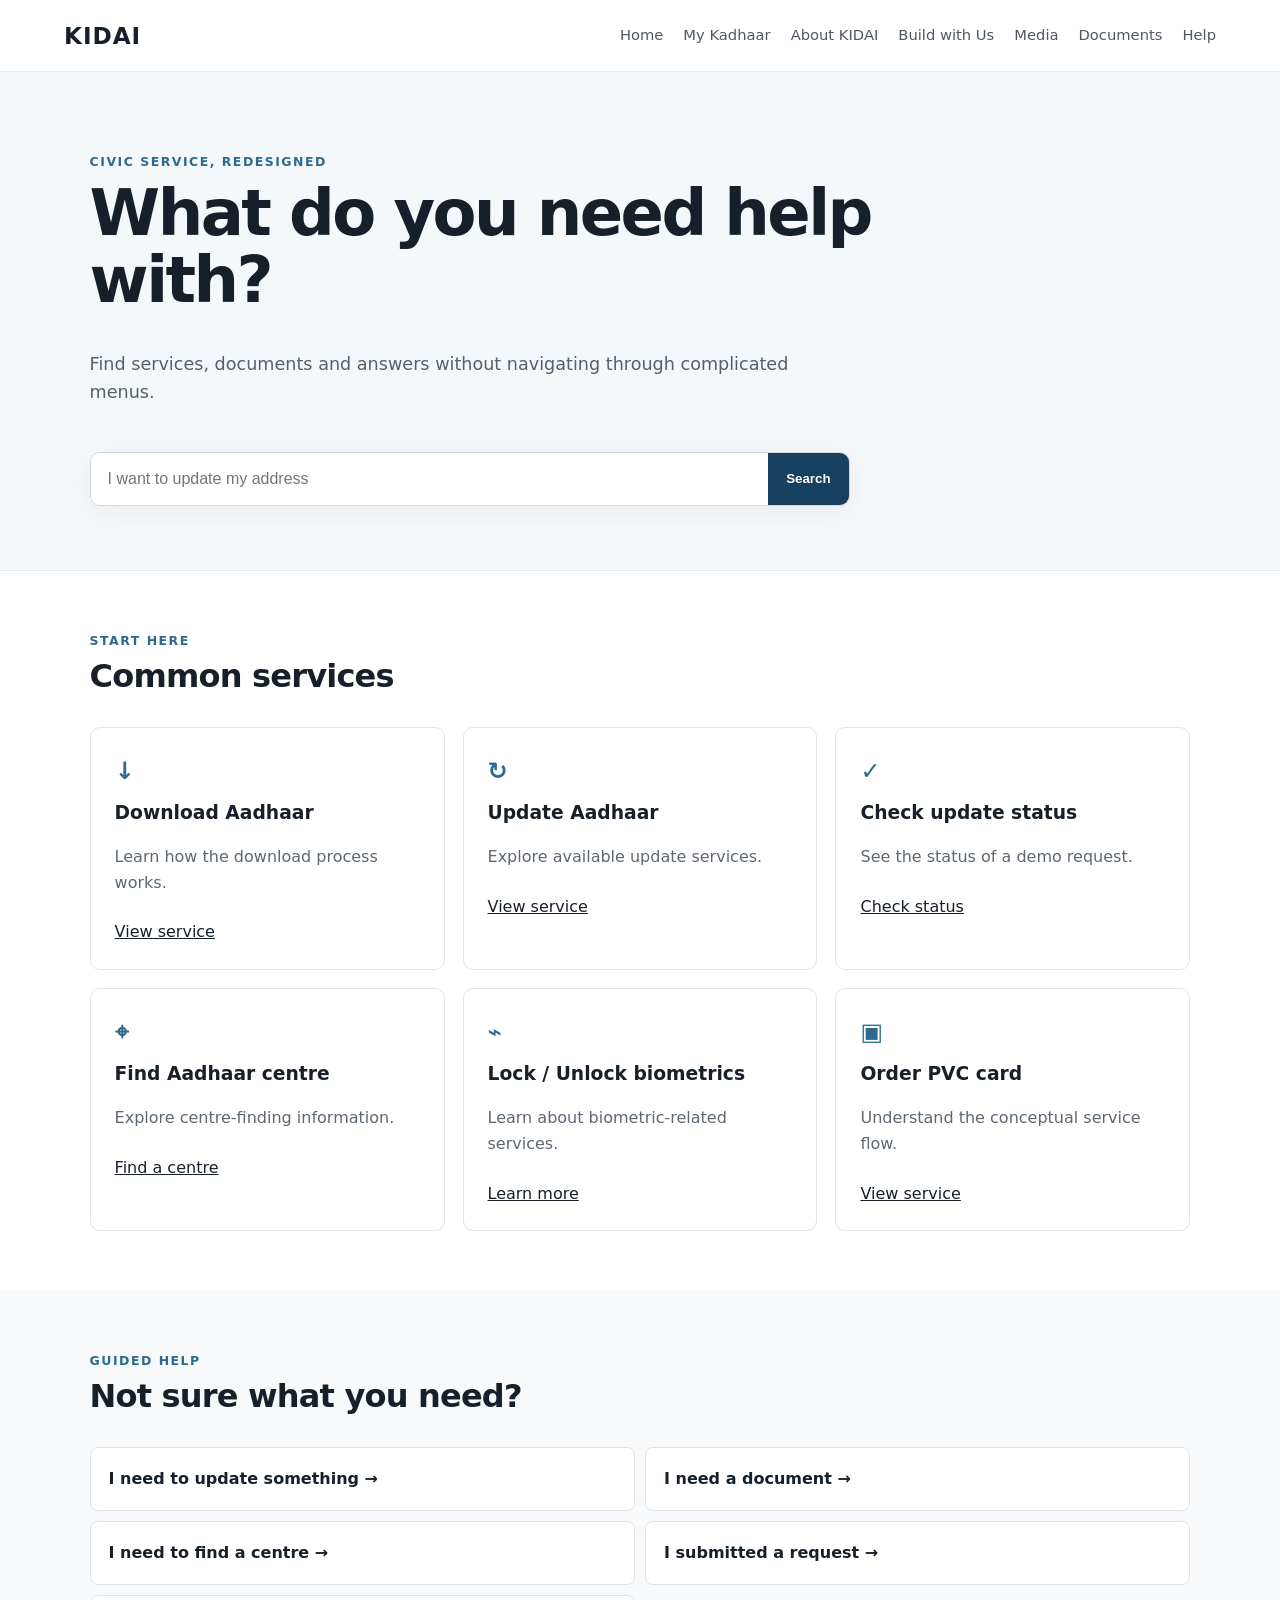
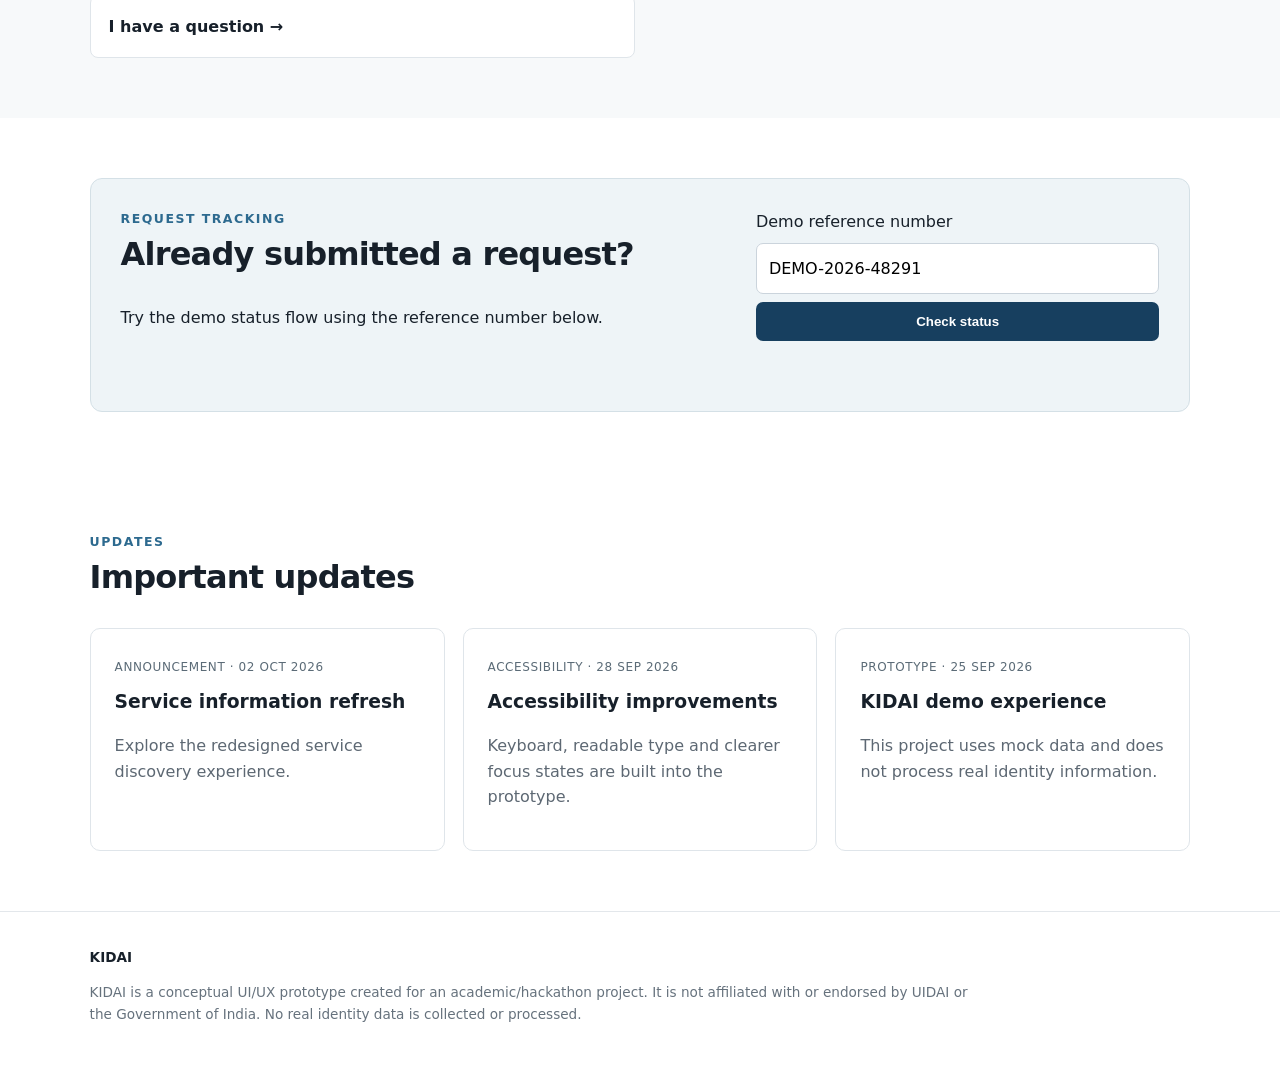
<file: index.html>
<!DOCTYPE html>
<html lang="en">
<head>
  <meta charset="UTF-8">
  <meta name="viewport" content="width=device-width, initial-scale=1.0">
  <title>KIDAI — Home</title>
  <link rel="stylesheet" href="style.css">
</head>
<body>
  <nav class="navbar">
    <a class="brand" href="index.html">KIDAI</a>
    <div class="nav-links">
      <a href="index.html">Home</a>
      <a href="mykadhar.html">My Kadhaar</a>
      <a href="about.html">About KIDAI</a>
      <a href="buildwithus.html">Build with Us</a>
      <a href="media.html">Media</a>
      <a href="documents.html">Documents</a>
      <a href="help.html">Help</a>
    </div>
    <button class="menu-btn" onclick="toggleMenu()">☰</button>
  </nav>

  <main>
    <section class="hero">
      <p class="eyebrow">Civic service, redesigned</p>
      <h1>What do you need help with?</h1>
      <p>Find services, documents and answers without navigating through complicated menus.</p>
      <div class="search-box">
        <input id="homeSearch" type="search" placeholder="I want to update my address">
        <button onclick="searchDemo('homeSearch')">Search</button>
      </div>
      <div id="searchResult" class="search-result" aria-live="polite"></div>
    </section>

    <section class="section">
      <div class="section-heading">
        <div><p class="eyebrow">Start here</p><h2>Common services</h2></div>
      </div>
      <div class="grid">
        <article class="card"><span class="icon">↓</span><h3>Download Aadhaar</h3><p>Learn how the download process works.</p><a href="mykadhar.html">View service</a></article>
        <article class="card"><span class="icon">↻</span><h3>Update Aadhaar</h3><p>Explore available update services.</p><a href="mykadhar.html">View service</a></article>
        <article class="card"><span class="icon">✓</span><h3>Check update status</h3><p>See the status of a demo request.</p><a href="mykadhar.html#status">Check status</a></article>
        <article class="card"><span class="icon">⌖</span><h3>Find Aadhaar centre</h3><p>Explore centre-finding information.</p><a href="help.html">Find a centre</a></article>
        <article class="card"><span class="icon">⌁</span><h3>Lock / Unlock biometrics</h3><p>Learn about biometric-related services.</p><a href="mykadhar.html">Learn more</a></article>
        <article class="card"><span class="icon">▣</span><h3>Order PVC card</h3><p>Understand the conceptual service flow.</p><a href="mykadhar.html">View service</a></article>
      </div>
    </section>

    <section class="section soft">
      <p class="eyebrow">Guided help</p>
      <h2>Not sure what you need?</h2>
      <div class="goal-list">
        <a href="mykadhar.html">I need to update something →</a>
        <a href="documents.html">I need a document →</a>
        <a href="help.html">I need to find a centre →</a>
        <a href="mykadhar.html#status">I submitted a request →</a>
        <a href="help.html">I have a question →</a>
      </div>
    </section>

    <section class="section" id="status">
      <div class="status-panel">
        <div><p class="eyebrow">Request tracking</p><h2>Already submitted a request?</h2><p>Try the demo status flow using the reference number below.</p></div>
        <div class="status-form">
          <label for="ref">Demo reference number</label>
          <input id="ref" value="DEMO-2026-48291">
          <button onclick="checkStatus()">Check status</button>
          <p id="statusResult" aria-live="polite"></p>
        </div>
      </div>
    </section>

    <section class="section">
      <p class="eyebrow">Updates</p><h2>Important updates</h2>
      <div class="news-row">
        <article class="mini-card"><span>Announcement · 02 Oct 2026</span><h3>Service information refresh</h3><p>Explore the redesigned service discovery experience.</p></article>
        <article class="mini-card"><span>Accessibility · 28 Sep 2026</span><h3>Accessibility improvements</h3><p>Keyboard, readable type and clearer focus states are built into the prototype.</p></article>
        <article class="mini-card"><span>Prototype · 25 Sep 2026</span><h3>KIDAI demo experience</h3><p>This project uses mock data and does not process real identity information.</p></article>
      </div>
    </section>
  </main>

  <footer>
    <strong>KIDAI</strong>
    <p>KIDAI is a conceptual UI/UX prototype created for an academic/hackathon project. It is not affiliated with or endorsed by UIDAI or the Government of India. No real identity data is collected or processed.</p>
  </footer>
  <script src="script.js"></script>
</body>
</html>
</file>
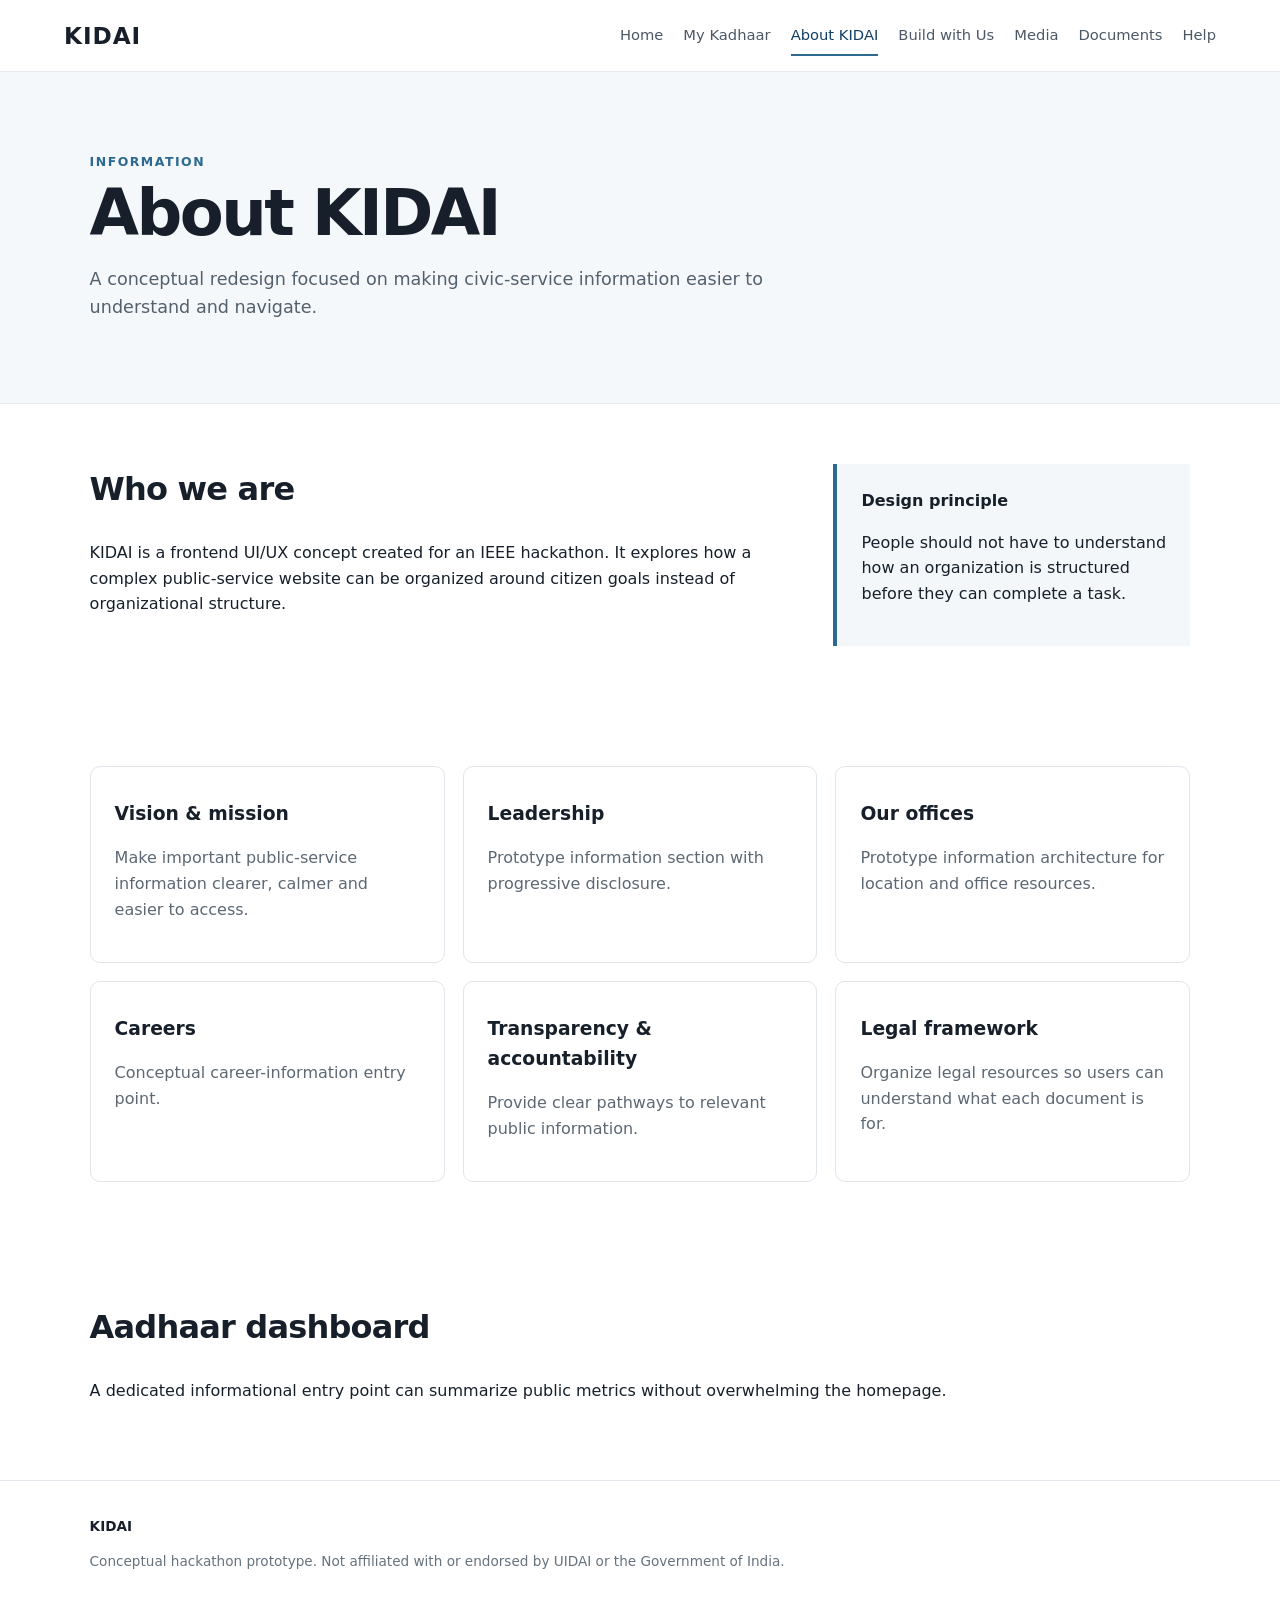
<file: about.html>
<!DOCTYPE html>
<html lang="en"><head><meta charset="UTF-8"><meta name="viewport" content="width=device-width,initial-scale=1.0"><title>KIDAI — About</title><link rel="stylesheet" href="style.css"></head>
<body><nav class="navbar"><a class="brand" href="index.html">KIDAI</a><div class="nav-links"><a href="index.html">Home</a><a href="mykadhar.html">My Kadhaar</a><a class="active" href="about.html">About KIDAI</a><a href="buildwithus.html">Build with Us</a><a href="media.html">Media</a><a href="documents.html">Documents</a><a href="help.html">Help</a></div><button class="menu-btn" onclick="toggleMenu()">☰</button></nav>
<main><section class="page-hero"><p class="eyebrow">Information</p><h1>About KIDAI</h1><p>A conceptual redesign focused on making civic-service information easier to understand and navigate.</p></section>
<section class="section"><div class="info-layout"><article><h2>Who we are</h2><p>KIDAI is a frontend UI/UX concept created for an IEEE hackathon. It explores how a complex public-service website can be organized around citizen goals instead of organizational structure.</p></article><aside class="highlight"><strong>Design principle</strong><p>People should not have to understand how an organization is structured before they can complete a task.</p></aside></div></section>
<section class="section"><div class="grid"><article class="card"><h3>Vision & mission</h3><p>Make important public-service information clearer, calmer and easier to access.</p></article><article class="card"><h3>Leadership</h3><p>Prototype information section with progressive disclosure.</p></article><article class="card"><h3>Our offices</h3><p>Prototype information architecture for location and office resources.</p></article><article class="card"><h3>Careers</h3><p>Conceptual career-information entry point.</p></article><article class="card"><h3>Transparency & accountability</h3><p>Provide clear pathways to relevant public information.</p></article><article class="card"><h3>Legal framework</h3><p>Organize legal resources so users can understand what each document is for.</p></article></div></section>
<section class="section"><h2>Aadhaar dashboard</h2><p>A dedicated informational entry point can summarize public metrics without overwhelming the homepage.</p></section></main>
<footer><strong>KIDAI</strong><p>Conceptual hackathon prototype. Not affiliated with or endorsed by UIDAI or the Government of India.</p></footer><script src="script.js"></script></body></html>
</file>
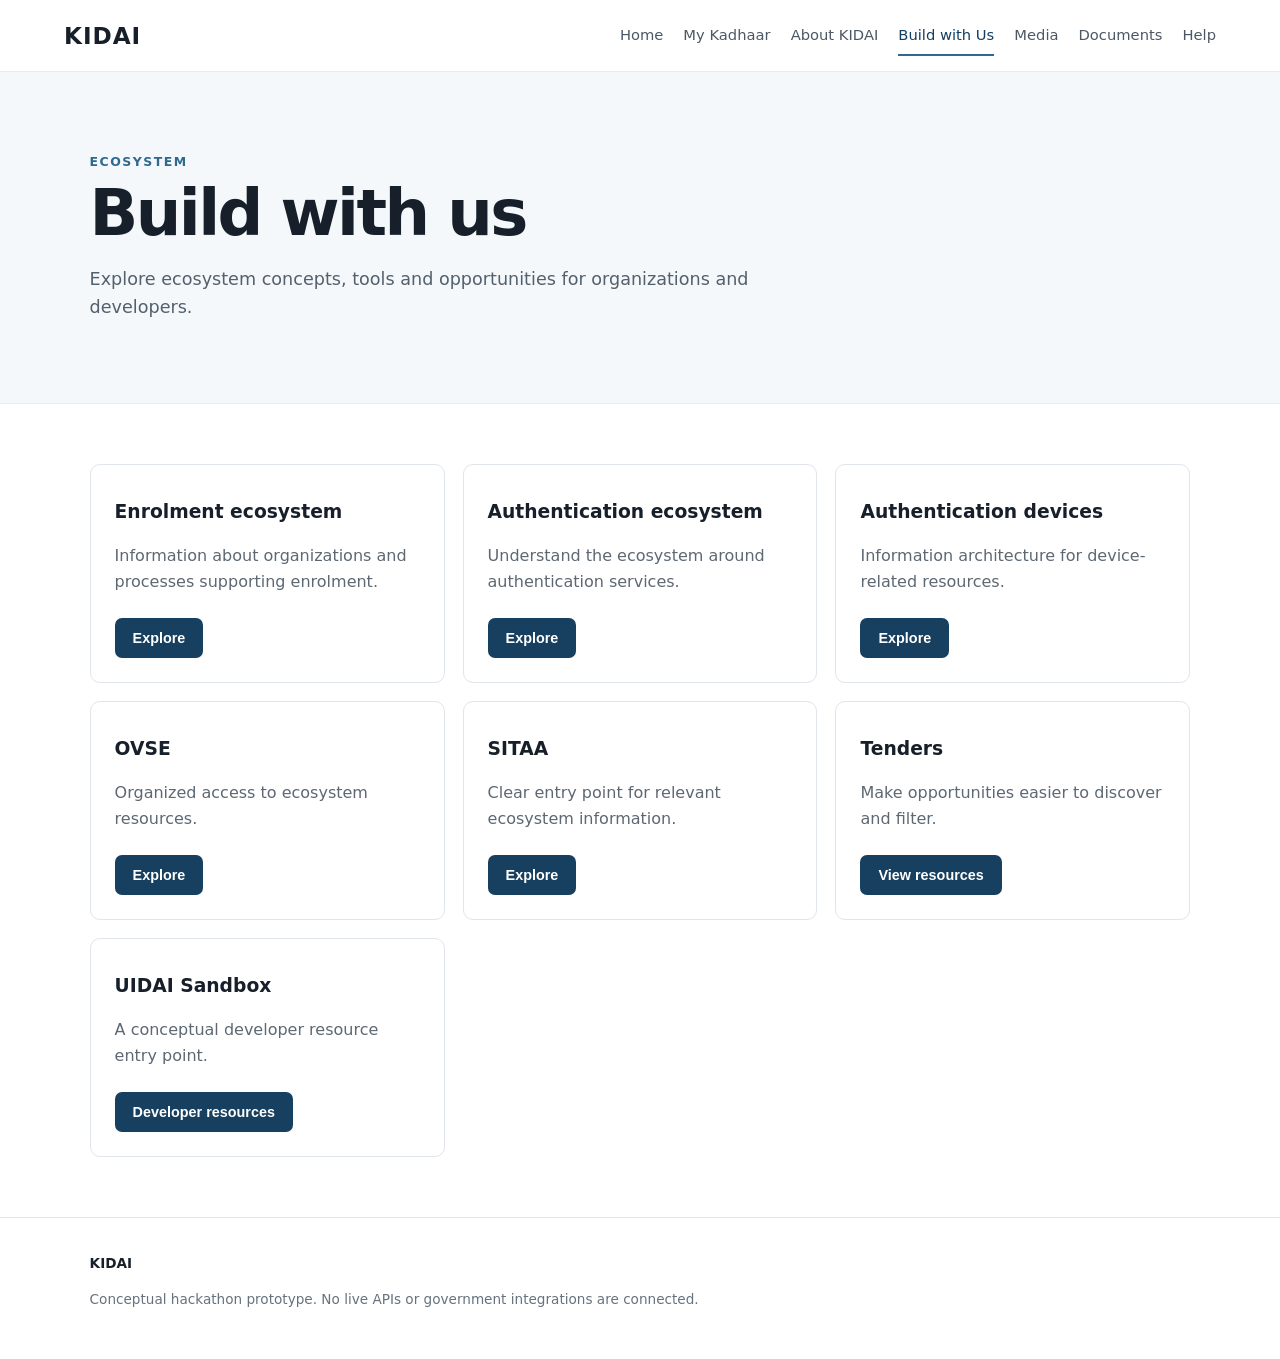
<file: buildwithus.html>
<!DOCTYPE html>
<html lang="en"><head><meta charset="UTF-8"><meta name="viewport" content="width=device-width,initial-scale=1.0"><title>KIDAI — Build with Us</title><link rel="stylesheet" href="style.css"></head>
<body><nav class="navbar"><a class="brand" href="index.html">KIDAI</a><div class="nav-links"><a href="index.html">Home</a><a href="mykadhar.html">My Kadhaar</a><a href="about.html">About KIDAI</a><a class="active" href="buildwithus.html">Build with Us</a><a href="media.html">Media</a><a href="documents.html">Documents</a><a href="help.html">Help</a></div><button class="menu-btn" onclick="toggleMenu()">☰</button></nav>
<main><section class="page-hero"><p class="eyebrow">Ecosystem</p><h1>Build with us</h1><p>Explore ecosystem concepts, tools and opportunities for organizations and developers.</p></section>
<section class="section"><div class="grid"><article class="card"><h3>Enrolment ecosystem</h3><p>Information about organizations and processes supporting enrolment.</p><button onclick="showDemo('Conceptual resource page.')">Explore</button></article><article class="card"><h3>Authentication ecosystem</h3><p>Understand the ecosystem around authentication services.</p><button onclick="showDemo('Conceptual resource page.')">Explore</button></article><article class="card"><h3>Authentication devices</h3><p>Information architecture for device-related resources.</p><button onclick="showDemo('Conceptual resource page.')">Explore</button></article><article class="card"><h3>OVSE</h3><p>Organized access to ecosystem resources.</p><button onclick="showDemo('Conceptual resource page.')">Explore</button></article><article class="card"><h3>SITAA</h3><p>Clear entry point for relevant ecosystem information.</p><button onclick="showDemo('Conceptual resource page.')">Explore</button></article><article class="card"><h3>Tenders</h3><p>Make opportunities easier to discover and filter.</p><button onclick="showDemo('Demo only — no tender submission is available.')">View resources</button></article><article class="card"><h3>UIDAI Sandbox</h3><p>A conceptual developer resource entry point.</p><button onclick="showDemo('Demo only — no live API access is provided.')">Developer resources</button></article></div></section></main>
<footer><strong>KIDAI</strong><p>Conceptual hackathon prototype. No live APIs or government integrations are connected.</p></footer><script src="script.js"></script></body></html>
</file>
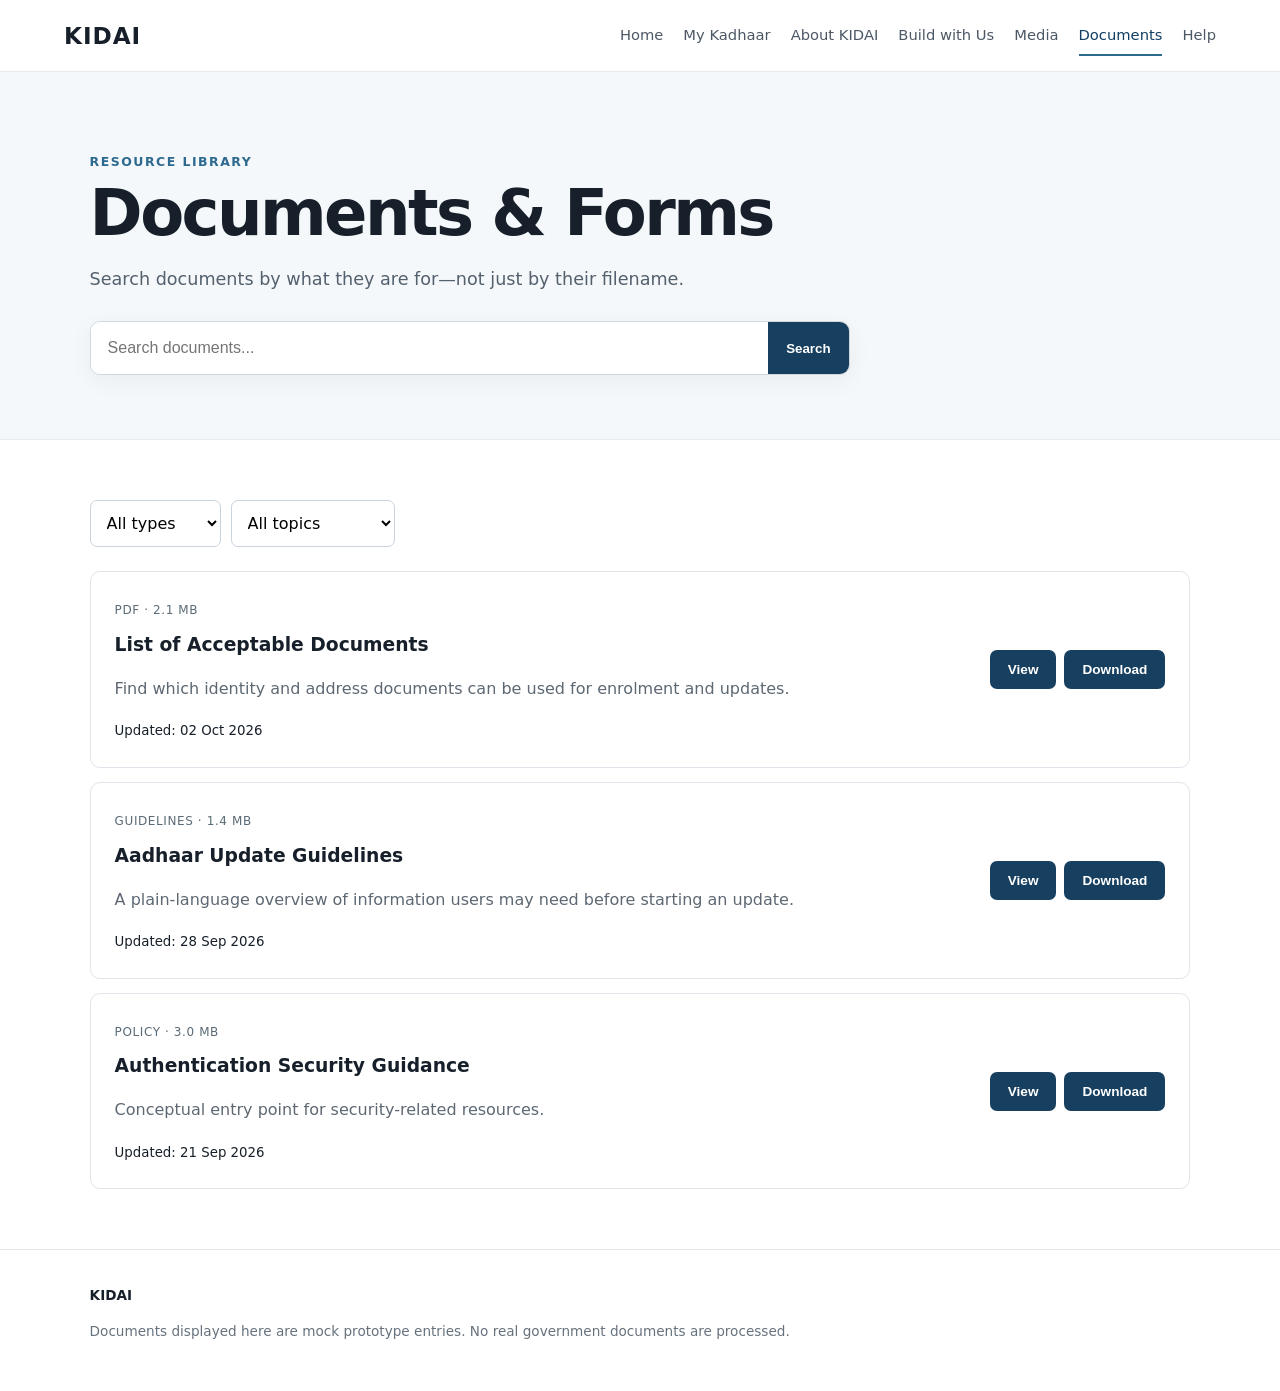
<file: documents.html>
<!DOCTYPE html>
<html lang="en"><head><meta charset="UTF-8"><meta name="viewport" content="width=device-width,initial-scale=1.0"><title>KIDAI — Documents</title><link rel="stylesheet" href="style.css"></head>
<body><nav class="navbar"><a class="brand" href="index.html">KIDAI</a><div class="nav-links"><a href="index.html">Home</a><a href="mykadhar.html">My Kadhaar</a><a href="about.html">About KIDAI</a><a href="buildwithus.html">Build with Us</a><a href="media.html">Media</a><a class="active" href="documents.html">Documents</a><a href="help.html">Help</a></div><button class="menu-btn" onclick="toggleMenu()">☰</button></nav>
<main><section class="page-hero"><p class="eyebrow">Resource library</p><h1>Documents & Forms</h1><p>Search documents by what they are for—not just by their filename.</p><div class="search-box"><input id="docSearch" type="search" placeholder="Search documents..."><button onclick="filterDocs()">Search</button></div></section>
<section class="section"><div class="filters"><select id="docType" aria-label="Document type"><option value="all">All types</option><option>Form</option><option>PDF</option><option>Circular</option><option>Guidelines</option><option>Policy</option></select><select id="docTopic" aria-label="Document topic"><option value="all">All topics</option><option>Updates</option><option>Enrolment</option><option>Authentication</option><option>Documents</option><option>Security</option></select></div>
<div class="doc-list" id="docList"><article class="document-card" data-title="List of Acceptable Documents" data-type="PDF" data-topic="Documents"><div><span class="tag">PDF · 2.1 MB</span><h3>List of Acceptable Documents</h3><p>Find which identity and address documents can be used for enrolment and updates.</p><small>Updated: 02 Oct 2026</small></div><div class="doc-actions"><button onclick="showDemo('Demo document preview — no real government document is opened.')">View</button><button onclick="showDemo('Demo download — no real document is downloaded.')">Download</button></div></article>
<article class="document-card" data-title="Aadhaar Update Guidelines" data-type="Guidelines" data-topic="Updates"><div><span class="tag">Guidelines · 1.4 MB</span><h3>Aadhaar Update Guidelines</h3><p>A plain-language overview of information users may need before starting an update.</p><small>Updated: 28 Sep 2026</small></div><div class="doc-actions"><button onclick="showDemo('Demo document preview.')">View</button><button onclick="showDemo('Demo download.')">Download</button></div></article>
<article class="document-card" data-title="Authentication Security Guidance" data-type="Policy" data-topic="Security"><div><span class="tag">Policy · 3.0 MB</span><h3>Authentication Security Guidance</h3><p>Conceptual entry point for security-related resources.</p><small>Updated: 21 Sep 2026</small></div><div class="doc-actions"><button onclick="showDemo('Demo document preview.')">View</button><button onclick="showDemo('Demo download.')">Download</button></div></article></div><p id="docEmpty" class="empty" hidden>No matching documents found.</p></section></main>
<footer><strong>KIDAI</strong><p>Documents displayed here are mock prototype entries. No real government documents are processed.</p></footer><script src="script.js"></script></body></html>
</file>
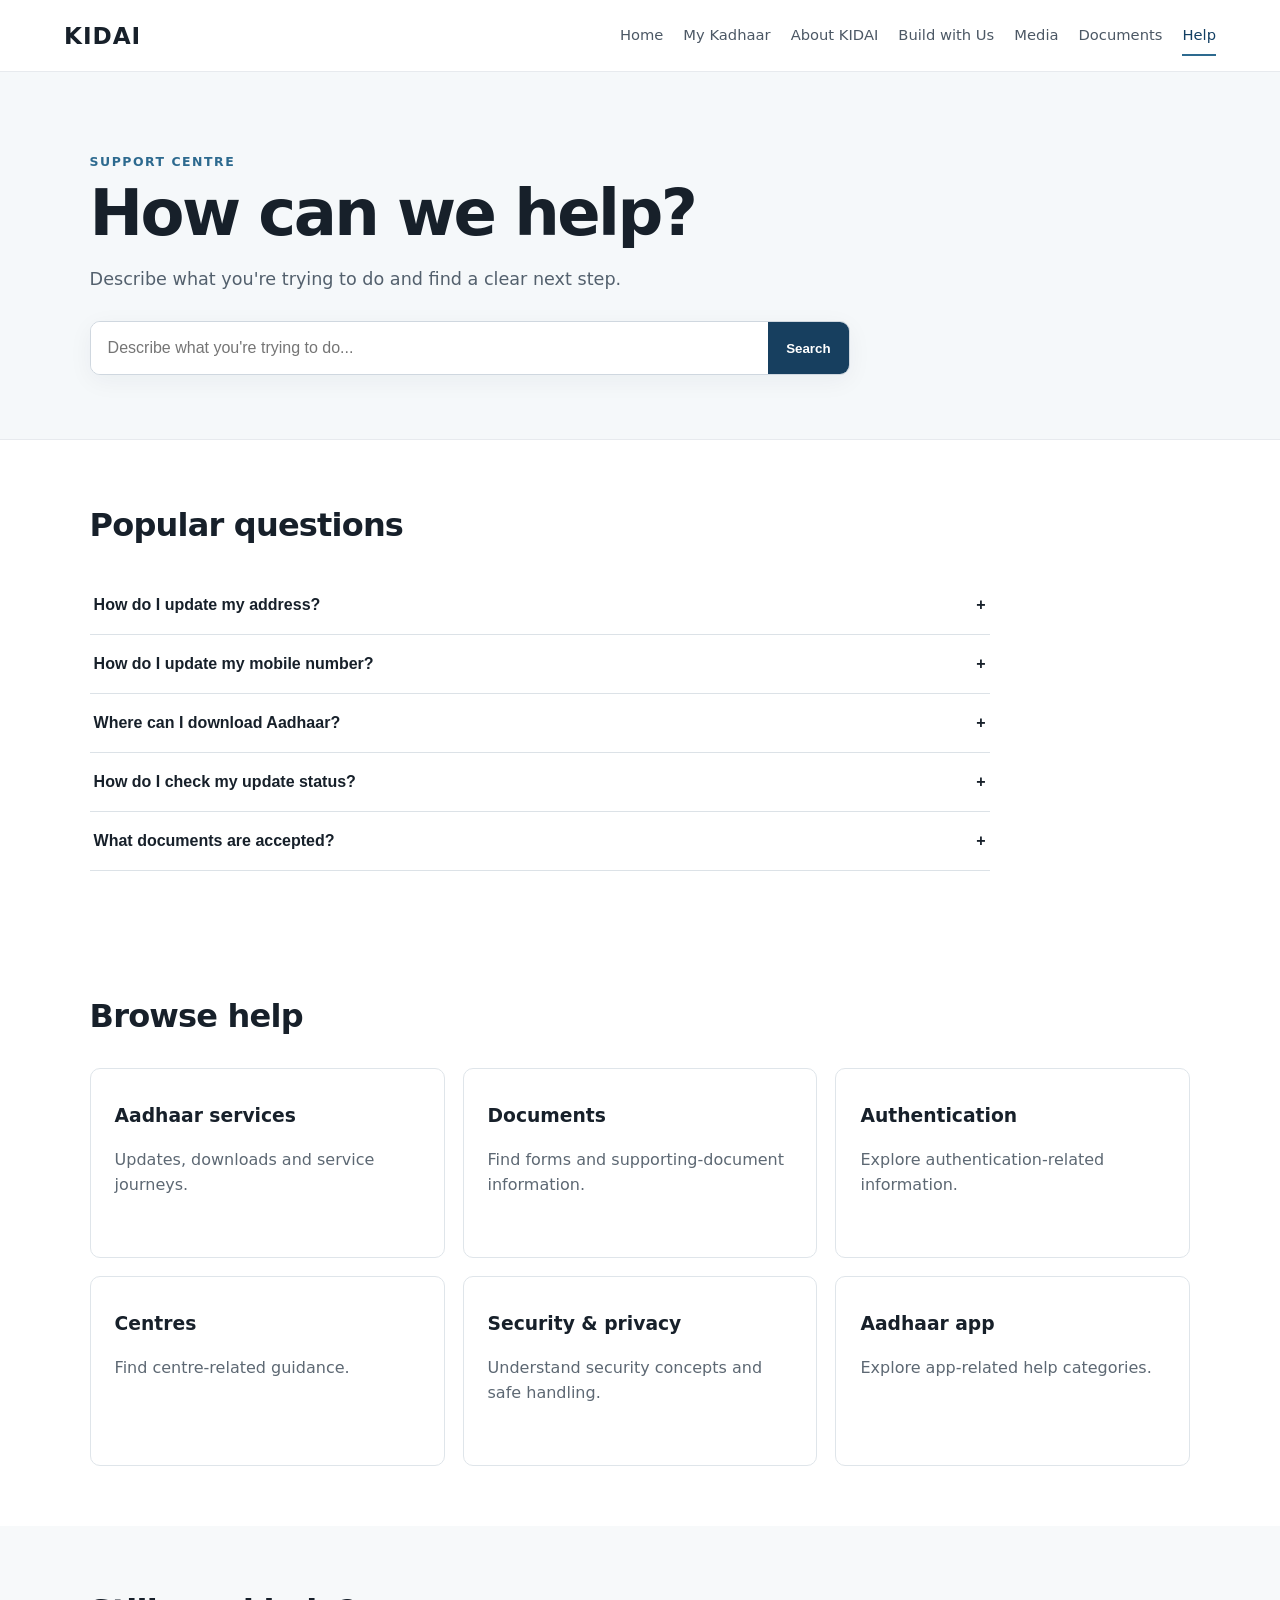
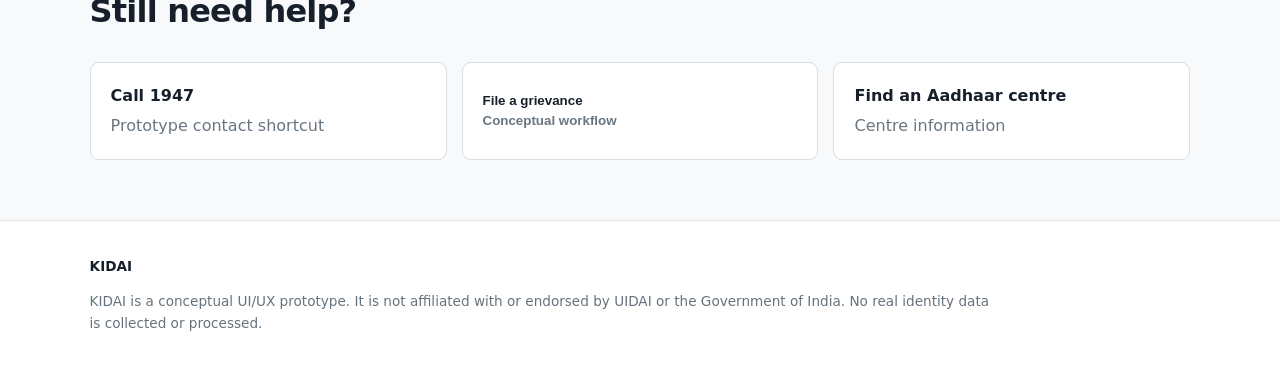
<file: help.html>
<!DOCTYPE html>
<html lang="en"><head><meta charset="UTF-8"><meta name="viewport" content="width=device-width,initial-scale=1.0"><title>KIDAI — Help</title><link rel="stylesheet" href="style.css"></head>
<body><nav class="navbar"><a class="brand" href="index.html">KIDAI</a><div class="nav-links"><a href="index.html">Home</a><a href="mykadhar.html">My Kadhaar</a><a href="about.html">About KIDAI</a><a href="buildwithus.html">Build with Us</a><a href="media.html">Media</a><a href="documents.html">Documents</a><a class="active" href="help.html">Help</a></div><button class="menu-btn" onclick="toggleMenu()">☰</button></nav>
<main><section class="page-hero"><p class="eyebrow">Support centre</p><h1>How can we help?</h1><p>Describe what you're trying to do and find a clear next step.</p><div class="search-box"><input id="helpSearch" type="search" placeholder="Describe what you're trying to do..."><button onclick="searchDemo('helpSearch')">Search</button></div><div id="searchResult" class="search-result" aria-live="polite"></div></section>
<section class="section"><h2>Popular questions</h2><div class="faq"><button class="faq-q" onclick="toggleFaq(this)">How do I update my address?<span>+</span></button><div class="faq-a">Explore the address-update service and review the required documents before starting. This prototype does not perform a real update.</div>
<button class="faq-q" onclick="toggleFaq(this)">How do I update my mobile number?<span>+</span></button><div class="faq-a">Use the My Kadhaar service hub to understand the conceptual journey. Do not enter a real mobile number in this prototype.</div>
<button class="faq-q" onclick="toggleFaq(this)">Where can I download Aadhaar?<span>+</span></button><div class="faq-a">Open My Kadhaar and choose the Download Aadhaar service to see the conceptual flow.</div>
<button class="faq-q" onclick="toggleFaq(this)">How do I check my update status?<span>+</span></button><div class="faq-a">Use the demo status checker with DEMO-2026-48291.</div>
<button class="faq-q" onclick="toggleFaq(this)">What documents are accepted?<span>+</span></button><div class="faq-a">Visit Documents to search the prototype's plain-language document descriptions.</div></div></section>
<section class="section"><h2>Browse help</h2><div class="grid"><article class="card"><h3>Aadhaar services</h3><p>Updates, downloads and service journeys.</p></article><article class="card"><h3>Documents</h3><p>Find forms and supporting-document information.</p></article><article class="card"><h3>Authentication</h3><p>Explore authentication-related information.</p></article><article class="card"><h3>Centres</h3><p>Find centre-related guidance.</p></article><article class="card"><h3>Security & privacy</h3><p>Understand security concepts and safe handling.</p></article><article class="card"><h3>Aadhaar app</h3><p>Explore app-related help categories.</p></article></div></section>
<section class="section soft"><h2>Still need help?</h2><div class="help-actions"><a href="tel:1947"><strong>Call 1947</strong><span>Prototype contact shortcut</span></a><button onclick="showDemo('Demo grievance flow. No complaint is submitted.')"><strong>File a grievance</strong><span>Conceptual workflow</span></button><a href="#centre"><strong>Find an Aadhaar centre</strong><span>Centre information</span></a></div></section></main>
<footer><strong>KIDAI</strong><p>KIDAI is a conceptual UI/UX prototype. It is not affiliated with or endorsed by UIDAI or the Government of India. No real identity data is collected or processed.</p></footer><script src="script.js"></script></body></html>
</file>
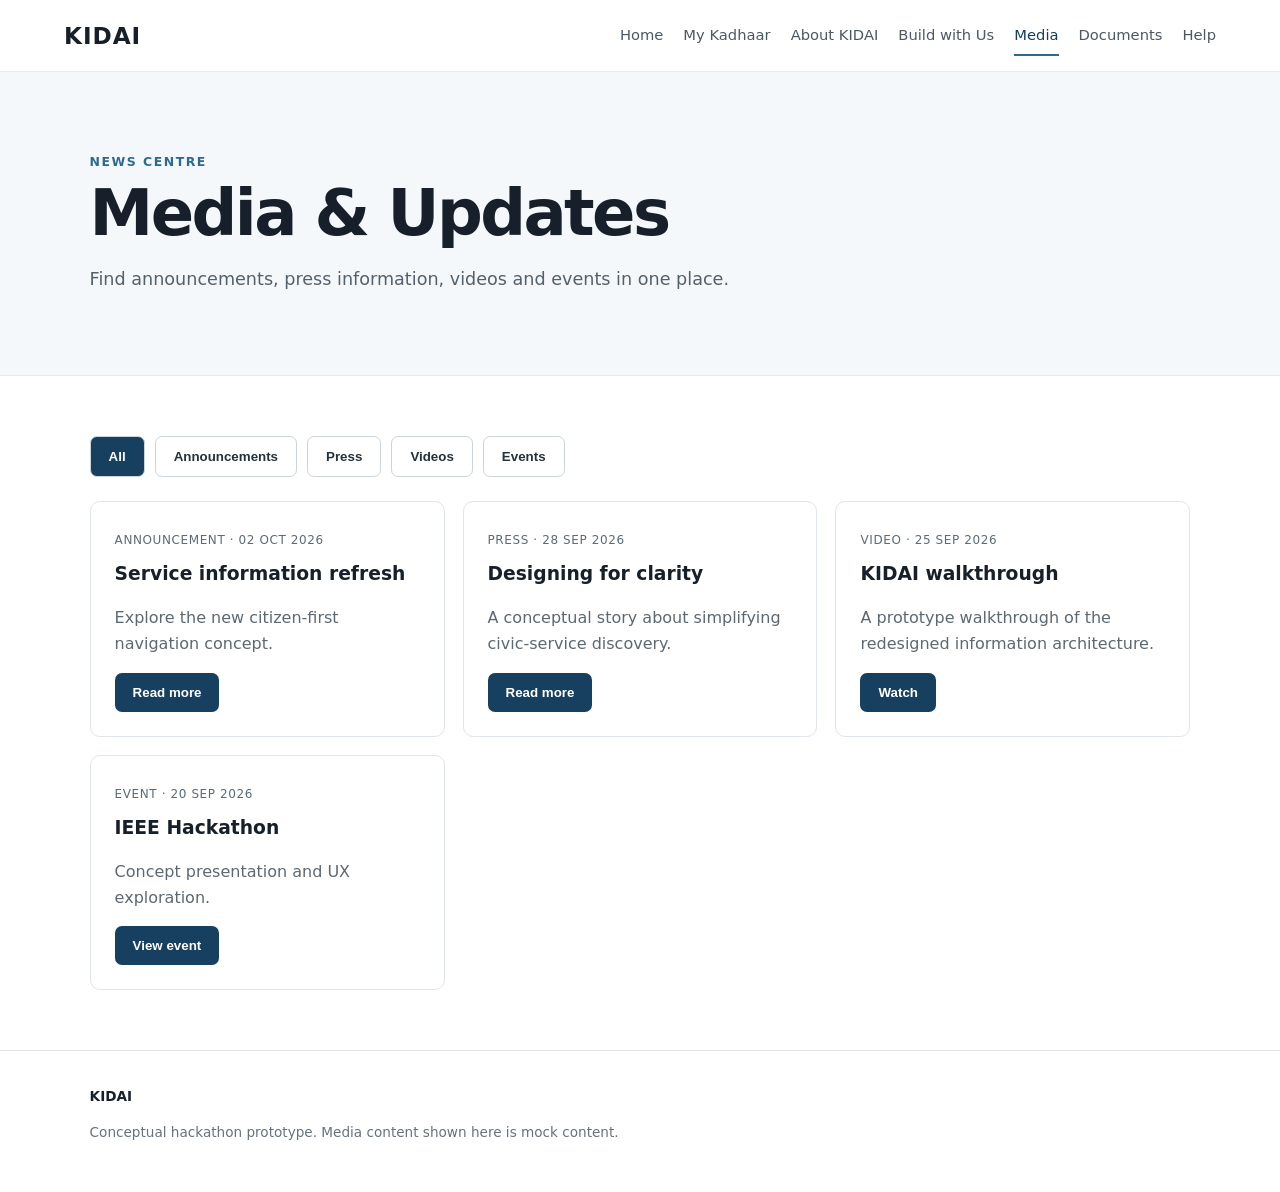
<file: media.html>
<!DOCTYPE html>
<html lang="en"><head><meta charset="UTF-8"><meta name="viewport" content="width=device-width,initial-scale=1.0"><title>KIDAI — Media</title><link rel="stylesheet" href="style.css"></head>
<body><nav class="navbar"><a class="brand" href="index.html">KIDAI</a><div class="nav-links"><a href="index.html">Home</a><a href="mykadhar.html">My Kadhaar</a><a href="about.html">About KIDAI</a><a href="buildwithus.html">Build with Us</a><a class="active" href="media.html">Media</a><a href="documents.html">Documents</a><a href="help.html">Help</a></div><button class="menu-btn" onclick="toggleMenu()">☰</button></nav>
<main><section class="page-hero"><p class="eyebrow">News centre</p><h1>Media & Updates</h1><p>Find announcements, press information, videos and events in one place.</p></section>
<section class="section"><div class="filters" role="group" aria-label="Media filters"><button class="filter active" onclick="filterMedia('all',this)">All</button><button class="filter" onclick="filterMedia('announcement',this)">Announcements</button><button class="filter" onclick="filterMedia('press',this)">Press</button><button class="filter" onclick="filterMedia('video',this)">Videos</button><button class="filter" onclick="filterMedia('event',this)">Events</button></div>
<div class="news-row" id="mediaGrid"><article class="mini-card media-item" data-type="announcement"><span>Announcement · 02 Oct 2026</span><h3>Service information refresh</h3><p>Explore the new citizen-first navigation concept.</p><button onclick="showDemo('Demo article view.')">Read more</button></article><article class="mini-card media-item" data-type="press"><span>Press · 28 Sep 2026</span><h3>Designing for clarity</h3><p>A conceptual story about simplifying civic-service discovery.</p><button onclick="showDemo('Demo article view.')">Read more</button></article><article class="mini-card media-item" data-type="video"><span>Video · 25 Sep 2026</span><h3>KIDAI walkthrough</h3><p>A prototype walkthrough of the redesigned information architecture.</p><button onclick="showDemo('Demo video player — no external video is loaded.')">Watch</button></article><article class="mini-card media-item" data-type="event"><span>Event · 20 Sep 2026</span><h3>IEEE Hackathon</h3><p>Concept presentation and UX exploration.</p><button onclick="showDemo('Demo event details.')">View event</button></article></div></section></main>
<footer><strong>KIDAI</strong><p>Conceptual hackathon prototype. Media content shown here is mock content.</p></footer><script src="script.js"></script></body></html>
</file>
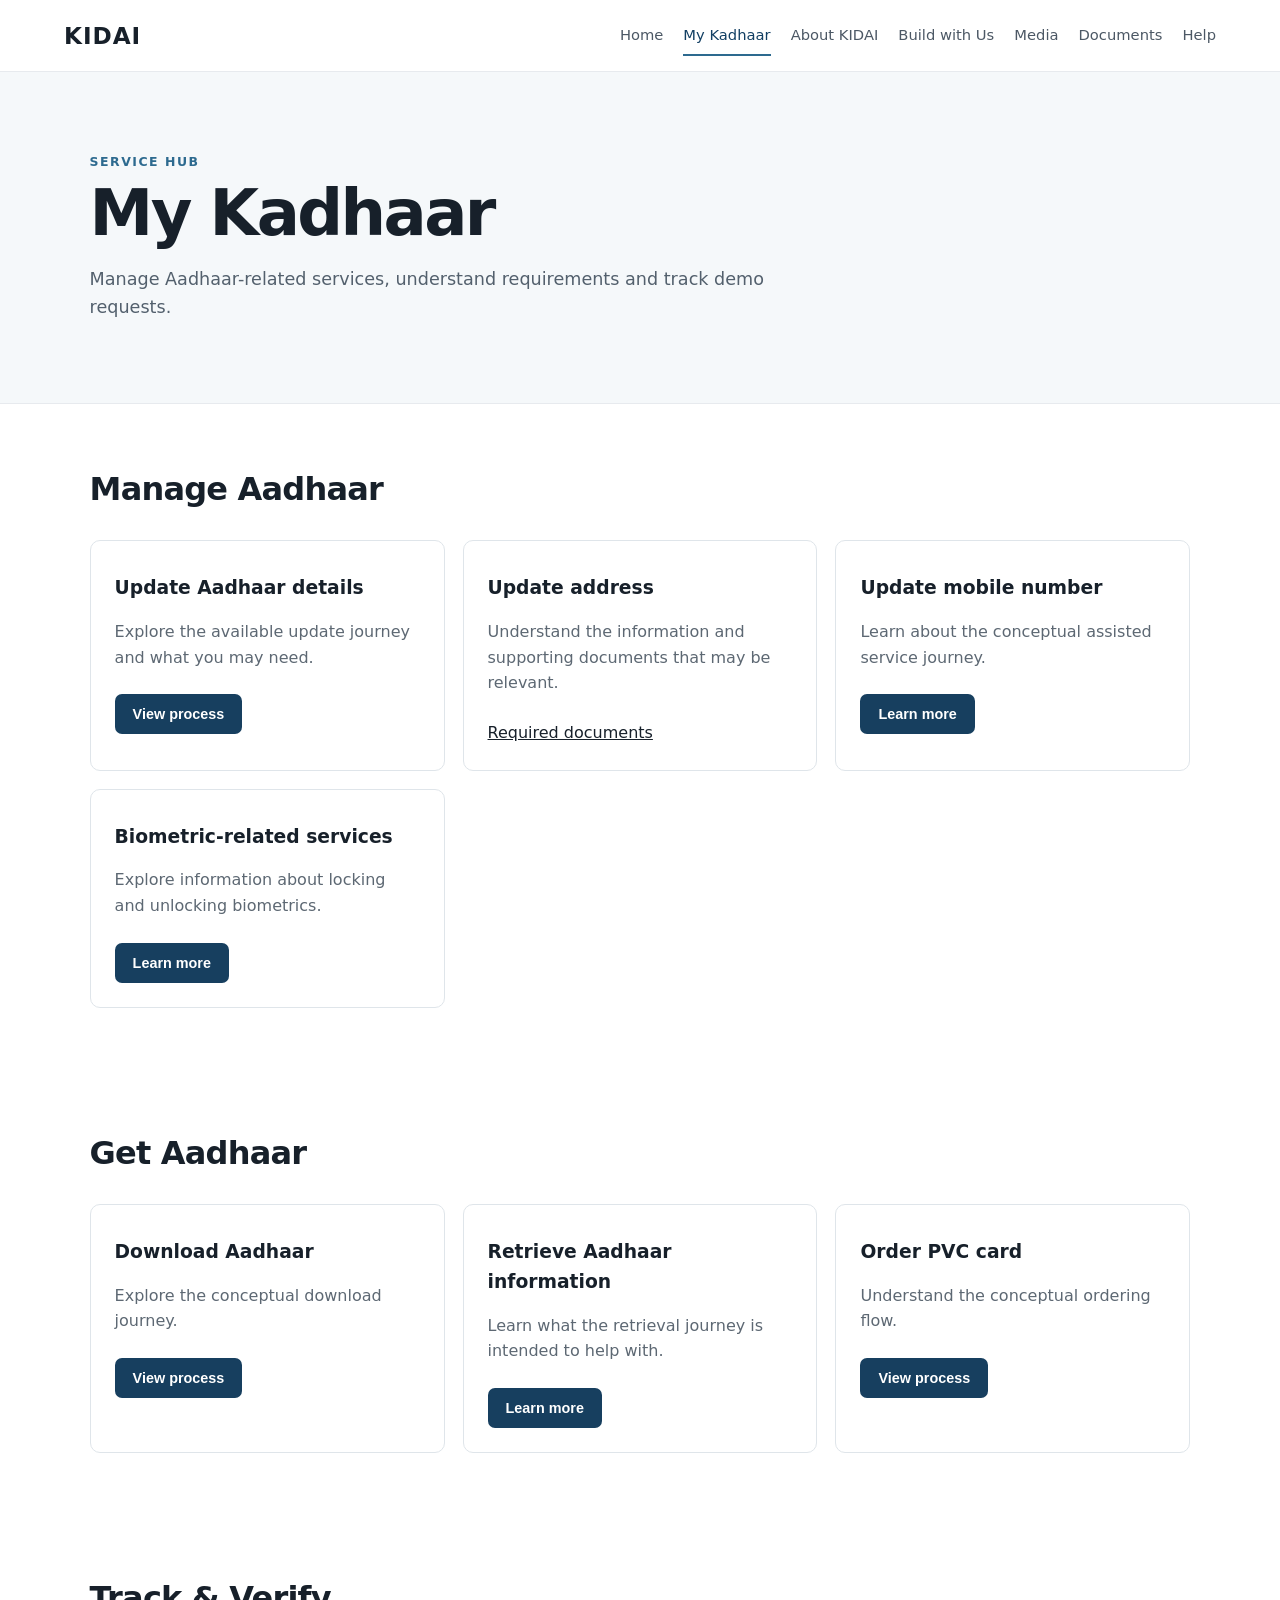
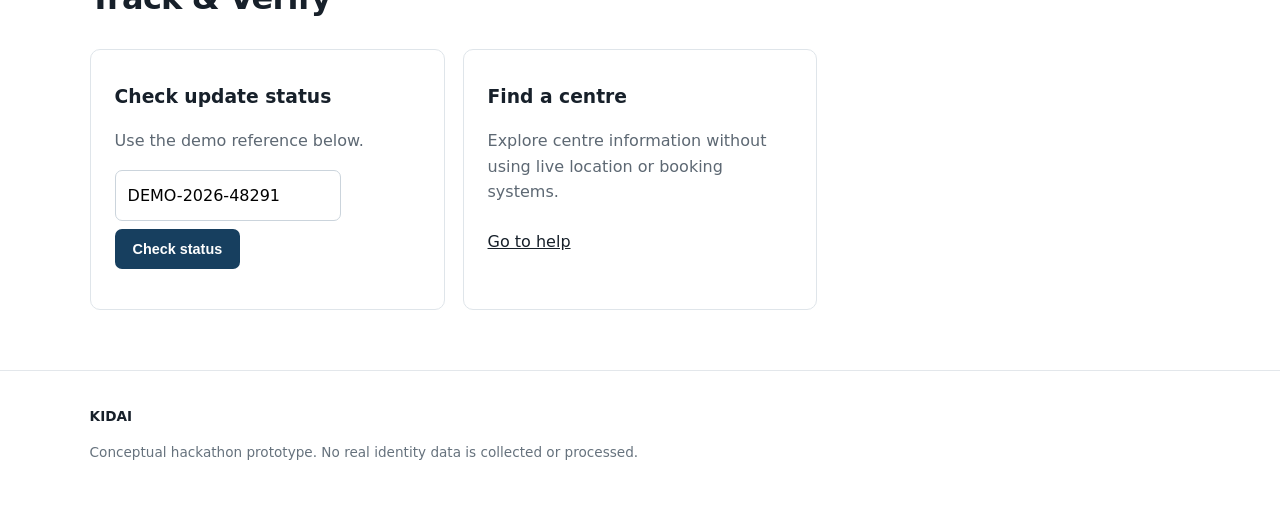
<file: mykadhar.html>
<!DOCTYPE html>
<html lang="en"><head><meta charset="UTF-8"><meta name="viewport" content="width=device-width,initial-scale=1.0"><title>KIDAI — My Kadhaar</title><link rel="stylesheet" href="style.css"></head>
<body>
<nav class="navbar"><a class="brand" href="index.html">KIDAI</a><div class="nav-links"><a href="index.html">Home</a><a class="active" href="mykadhar.html">My Kadhaar</a><a href="about.html">About KIDAI</a><a href="buildwithus.html">Build with Us</a><a href="media.html">Media</a><a href="documents.html">Documents</a><a href="help.html">Help</a></div><button class="menu-btn" onclick="toggleMenu()">☰</button></nav>
<main><section class="page-hero"><p class="eyebrow">Service hub</p><h1>My Kadhaar</h1><p>Manage Aadhaar-related services, understand requirements and track demo requests.</p></section>
<section class="section"><h2>Manage Aadhaar</h2><div class="grid"><article class="card"><h3>Update Aadhaar details</h3><p>Explore the available update journey and what you may need.</p><button onclick="showDemo('This is a conceptual service flow. No real update is performed.')">View process</button></article><article class="card"><h3>Update address</h3><p>Understand the information and supporting documents that may be relevant.</p><a href="documents.html">Required documents</a></article><article class="card"><h3>Update mobile number</h3><p>Learn about the conceptual assisted service journey.</p><button onclick="showDemo('Demo only — no mobile number is collected.')">Learn more</button></article><article class="card"><h3>Biometric-related services</h3><p>Explore information about locking and unlocking biometrics.</p><button onclick="showDemo('Demo information only. No biometric action is performed.')">Learn more</button></article></div></section>
<section class="section"><h2>Get Aadhaar</h2><div class="grid"><article class="card"><h3>Download Aadhaar</h3><p>Explore the conceptual download journey.</p><button onclick="showDemo('Demo flow only — no Aadhaar file is generated.')">View process</button></article><article class="card"><h3>Retrieve Aadhaar information</h3><p>Learn what the retrieval journey is intended to help with.</p><button onclick="showDemo('Demo only — do not enter real personal information.')">Learn more</button></article><article class="card"><h3>Order PVC card</h3><p>Understand the conceptual ordering flow.</p><button onclick="showDemo('Demo only — no payment or order is submitted.')">View process</button></article></div></section>
<section class="section"><h2>Track & Verify</h2><div class="grid"><article class="card" id="status"><h3>Check update status</h3><p>Use the demo reference below.</p><input id="ref2" value="DEMO-2026-48291" aria-label="Demo reference number"><button onclick="checkStatus('ref2','status2')">Check status</button><p id="status2" class="result" aria-live="polite"></p></article><article class="card"><h3>Find a centre</h3><p>Explore centre information without using live location or booking systems.</p><a href="help.html">Go to help</a></article></div></section></main>
<footer><strong>KIDAI</strong><p>Conceptual hackathon prototype. No real identity data is collected or processed.</p></footer><script src="script.js"></script></body></html>
</file>
<file: style.css>
*{box-sizing:border-box}html{scroll-behavior:smooth}body{margin:0;font-family:Inter,ui-sans-serif,system-ui,-apple-system,BlinkMacSystemFont,"Segoe UI",sans-serif;color:#17202a;background:#fff;line-height:1.6}a{color:inherit}.navbar{min-height:72px;border-bottom:1px solid #e7eaee;background:#fff;display:flex;align-items:center;gap:28px;padding:0 5%;position:sticky;top:0;z-index:10}.brand{font-size:1.45rem;font-weight:800;text-decoration:none;letter-spacing:.04em}.nav-links{display:flex;gap:20px;align-items:center;margin-left:auto}.nav-links a{text-decoration:none;font-size:.92rem;color:#4c5865;padding:8px 0;border-bottom:2px solid transparent}.nav-links a:hover,.nav-links a.active{color:#123f63;border-bottom-color:#2d6a8f}.menu-btn{display:none;background:none;border:0;font-size:1.5rem;cursor:pointer}.hero,.page-hero{padding:80px 7% 64px;background:#f5f8fa;border-bottom:1px solid #e7eaee}.hero{min-height:470px;display:flex;flex-direction:column;justify-content:center}.hero h1,.page-hero h1{font-size:clamp(2.3rem,5vw,4.4rem);line-height:1.05;max-width:850px;margin:8px 0 18px;letter-spacing:-.04em}.hero>p:not(.eyebrow),.page-hero>p:not(.eyebrow){font-size:1.1rem;max-width:720px;color:#53606d}.eyebrow{font-size:.78rem;text-transform:uppercase;letter-spacing:.12em;font-weight:800;color:#2d6a8f;margin:0}.search-box{display:flex;max-width:760px;margin-top:28px;background:#fff;border:1px solid #cfd7df;border-radius:10px;overflow:hidden;box-shadow:0 6px 24px #12243a0d}.search-box input{flex:1;border:0;padding:17px;font-size:1rem;min-width:0;outline:none}.search-box button,.status-form button,button{border:0;background:#173f5f;color:#fff;padding:12px 18px;border-radius:7px;font-weight:700;cursor:pointer}.search-box button{border-radius:0}.search-result{max-width:760px}.result-card{margin-top:12px;background:#fff;border:1px solid #d9e0e6;padding:16px;border-radius:9px}.section{padding:60px 7%;max-width:1400px;margin:auto}.section h2{font-size:2rem;margin:0 0 25px;letter-spacing:-.025em}.grid{display:grid;grid-template-columns:repeat(3,1fr);gap:18px}.card,.mini-card,.document-card{border:1px solid #dfe5ea;background:#fff;border-radius:10px;padding:24px}.card{min-height:190px}.card h3,.mini-card h3,.document-card h3{margin:8px 0}.card p,.mini-card p,.document-card p{color:#5d6873}.card a,.card button{display:inline-block;margin-top:8px}.card button{font-size:.9rem}.icon{font-size:1.5rem;font-weight:800;color:#2d6a8f}.soft{background:#f7f9fa}.goal-list{display:grid;grid-template-columns:repeat(2,1fr);gap:10px}.goal-list a{padding:18px;border:1px solid #dfe5ea;text-decoration:none;border-radius:8px;background:#fff;font-weight:650}.status-panel{background:#eef4f7;border:1px solid #d4e0e6;border-radius:12px;padding:30px;display:grid;grid-template-columns:1.2fr .8fr;gap:30px}.status-form{display:flex;flex-direction:column;gap:8px}.status-form input,.card input,select{padding:12px;border:1px solid #cbd4dc;border-radius:7px;font:inherit;background:#fff}.news-row{display:grid;grid-template-columns:repeat(3,1fr);gap:18px}.mini-card span,.tag{font-size:.75rem;color:#5b6b77;text-transform:uppercase;letter-spacing:.05em}.info-layout{display:grid;grid-template-columns:2fr 1fr;gap:30px}.highlight{border-left:4px solid #2d6a8f;background:#f3f7f9;padding:24px}.filters{display:flex;gap:10px;flex-wrap:wrap;margin-bottom:24px}.filter{background:#fff;color:#25313b;border:1px solid #cbd4dc}.filter.active{background:#173f5f;color:#fff}.doc-list{display:grid;gap:14px}.document-card{display:flex;justify-content:space-between;gap:20px}.doc-actions{display:flex;gap:8px;align-items:center;white-space:nowrap}.doc-actions button{font-size:.85rem}.empty{padding:30px;border:1px dashed #bcc7d0;text-align:center}.faq{max-width:900px}.faq-q{width:100%;background:#fff;color:#17202a;border:0;border-bottom:1px solid #dce2e7;border-radius:0;text-align:left;padding:20px 4px;display:flex;justify-content:space-between;font-size:1rem}.faq-a{display:none;padding:16px 4px;color:#56636f}.faq-a.open{display:block}.help-actions{display:grid;grid-template-columns:repeat(3,1fr);gap:15px}.help-actions a,.help-actions button{padding:20px;border:1px solid #d6dfe5;background:#fff;color:#17202a;text-decoration:none;border-radius:9px;text-align:left}.help-actions span{display:block;color:#697681;margin-top:5px}footer{border-top:1px solid #e3e7eb;padding:35px 7%;color:#66727d;font-size:.85rem}footer strong{color:#17202a}footer p{max-width:900px}.toast{position:fixed;right:20px;bottom:20px;background:#173f5f;color:#fff;padding:15px 18px;border-radius:8px;box-shadow:0 8px 30px #0002;z-index:30;max-width:360px}.sr-only{position:absolute;width:1px;height:1px;padding:0;margin:-1px;overflow:hidden;clip:rect(0,0,0,0);white-space:nowrap;border:0}@media(max-width:950px){.nav-links{display:none}.menu-btn{display:block;margin-left:auto}.navbar.mobile-open .nav-links{display:flex;position:absolute;top:72px;left:0;right:0;background:#fff;border-bottom:1px solid #ddd;flex-direction:column;align-items:flex-start;padding:18px 5%;gap:12px}.grid{grid-template-columns:repeat(2,1fr)}.news-row{grid-template-columns:1fr 1fr}.status-panel,.info-layout{grid-template-columns:1fr}}@media(max-width:600px){.navbar{padding:0 5%}.hero,.page-hero{padding:55px 5%}.section{padding:42px 5%}.hero h1,.page-hero h1{font-size:2.5rem}.grid,.news-row,.goal-list,.help-actions{grid-template-columns:1fr}.search-box{flex-direction:column}.search-box button{padding:13px}.document-card{flex-direction:column}.doc-actions{align-items:flex-start}.status-panel{padding:22px}footer{padding:30px 5%}}button:focus-visible,a:focus-visible,input:focus-visible,select:focus-visible{outline:3px solid #7db4d2;outline-offset:3px}
</file>
